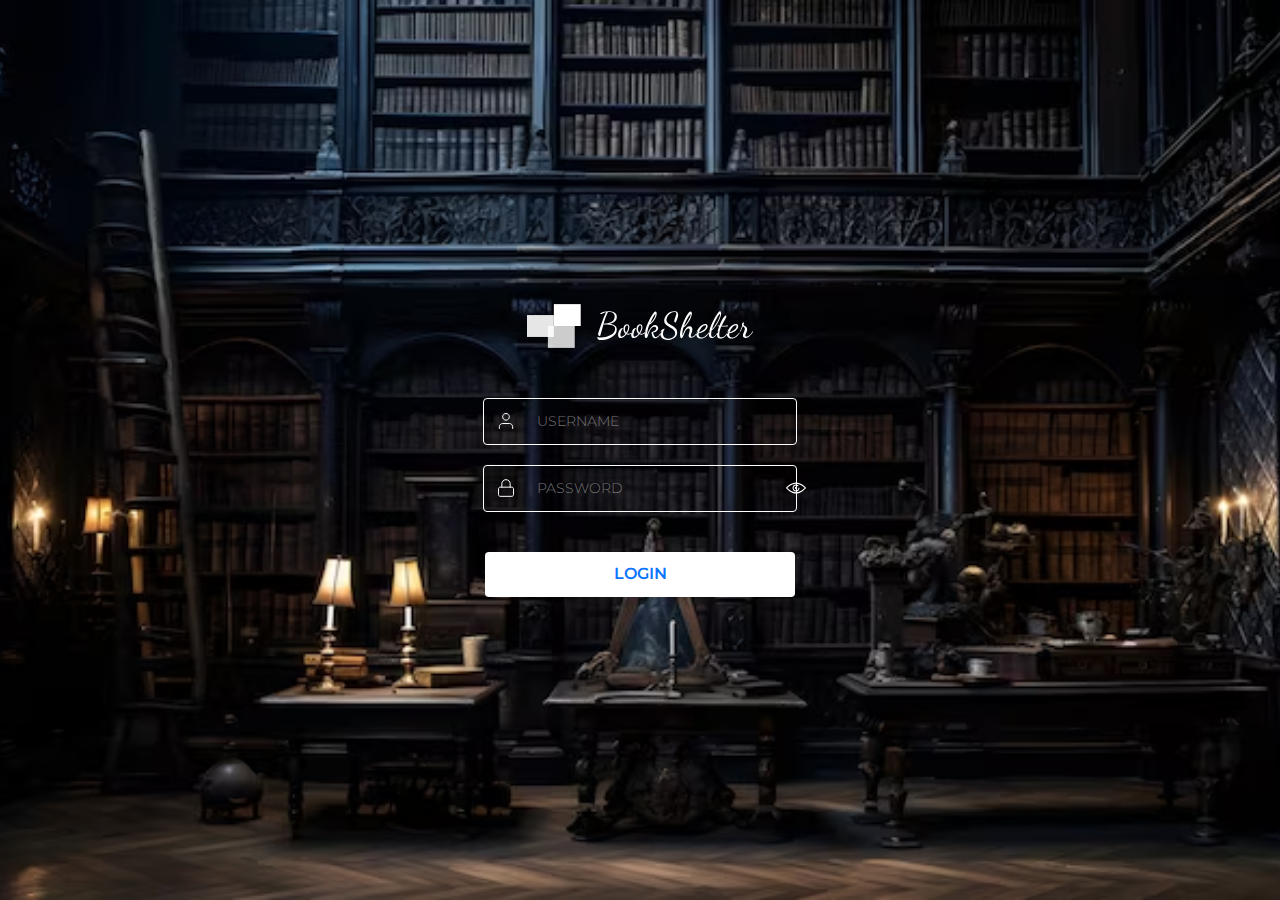
<file: index.html>
<!DOCTYPE html>
<html lang="en">
  <head>
    <meta charset="UTF-8" />
    <meta name="viewport" content="width=device-width, initial-scale=1.0" />
    <link rel="preconnect" href="https://fonts.googleapis.com" />
    <link rel="preconnect" href="https://fonts.gstatic.com" crossorigin />
    <link
      href="https://fonts.googleapis.com/css2?family=Montserrat:ital,wght@0,100..900;1,100..900&display=swap"
      rel="stylesheet"
      />
    <link rel="stylesheet" href="./login/assests/css/main.css" />
    <title>LOGIN</title>
  </head>
  <body>
    <div class="login">
      <img
        class="l_logo"
        src="./login/assests/image/Group 200.svg"
        alt="logo"
        width="226"
        height="44"
      />
      <form id="l_form">
        <label for="l_text">
          <img src="./login/assests/image/user.svg" alt="user" width="20" height="20" />
          <input type="text" placeholder="USERNAME" id="l_text" required/>
        </label>
        <label for="l_password" class="password">
          <img src="./login/assests/image/lock.svg" alt="lock" width="20" height="20" />
          <input type="password" placeholder="PASSWORD" id="l_password" required autocomplete="1" />
          <img class="eye" src="./login/assests/image/eye.svg" alt="lock" width="20" height="20" >
          <img class="eye_slash" src="./login/assests/image/eye-slash.svg" alt="slash" width="20" height="20" style="display: none;">
        </label>
        <button type="submit" id="L_btn">LOGIN</button>
      </form>
    </div>

    <script src="./login.js"></script>
  </body>
</html>
</file>
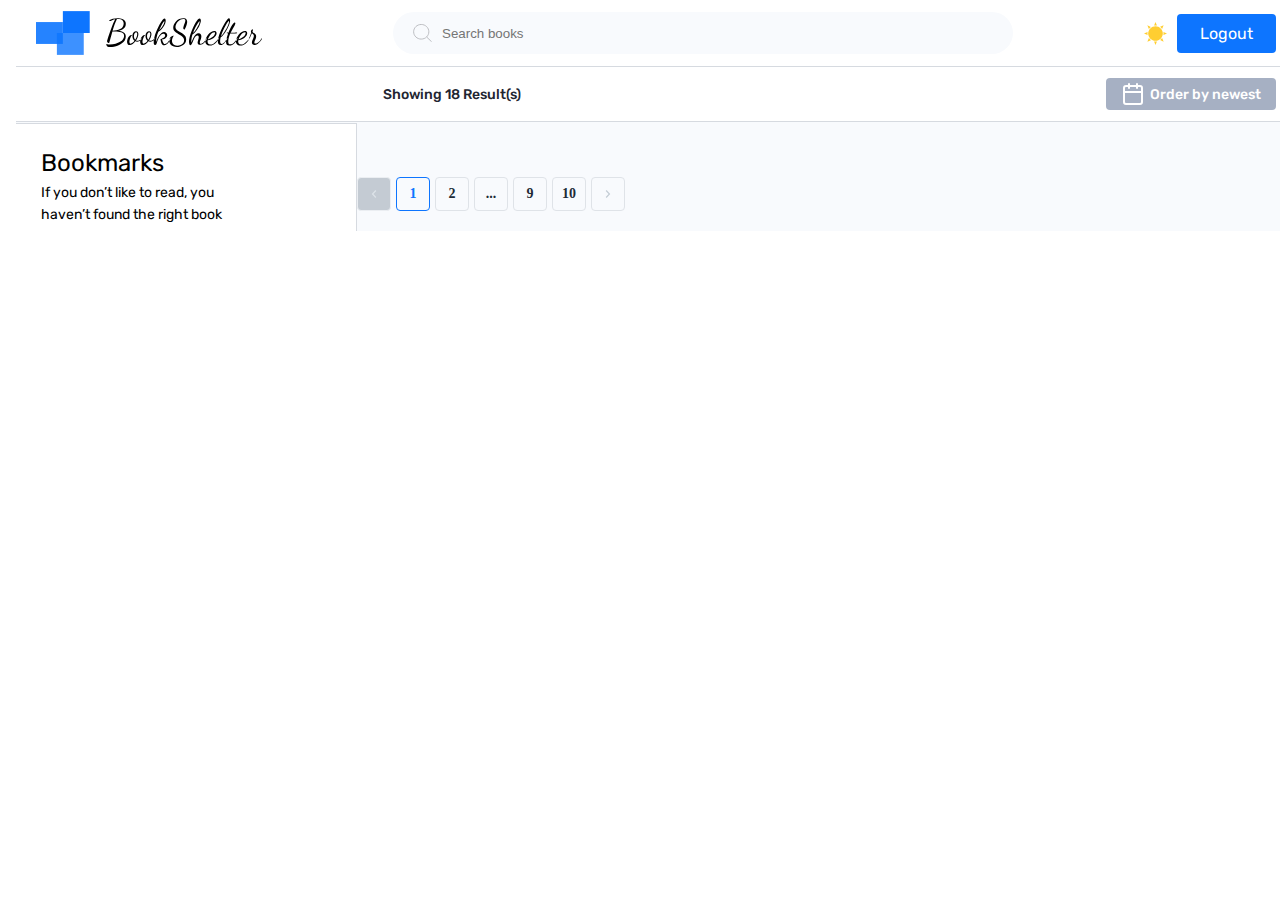
<file: home.html>
<!DOCTYPE html>
<html lang="en">
  <head>
    <meta charset="UTF-8" />
    <meta name="viewport" content="width=device-width, initial-scale=1.0" />
    <link rel="preconnect" href="https://fonts.googleapis.com" />
    <link rel="preconnect" href="https://fonts.gstatic.com" crossorigin />
    <link
      href="https://fonts.googleapis.com/css2?family=Rubik:ital,wght@0,300..900;1,300..900&display=swap"
      rel="stylesheet"
    />
    <link rel="stylesheet" href="./home/assests/css/home.css" />
    <title>HOME</title>
  </head>
  <body>
    <div class="body_dark">
      <div class="container">
        <div class="header">
          <div class="header_top">
            <img
              class="logo"
              src="./home/assests/image/Group 193.svg"
              alt="logol"
              width="226"
              height="44"
            />
            <img class="logo_dark"
              src="./home/assests/image/Group 200.png"
              alt="lo"
              width="226"
              height="44"
            />
            <label for="inInput">
              <img
                src="./home/assests/image/Group.svg"
                alt="l"
                width="19"
                height="18"
              />
              <input type="search" placeholder="Search books" id="inInput" />
            </label>
            <div class="logout">
              <img
                id="dark_mode"
                src="./home/assests/image/dark.png"
                alt="l"
                width="30"
                height="30"
              />
              <img
                class="dark_mode_s"
                src="./home/assests/image/Group (1).svg"
                alt="q"
                width="23"
                height="23"
              />
              <button id="logout">Logout</button>
            </div>
          </div>
          <div class="header_bottom">
            <h1>Showing 18 Result(s)</h1>
            <button id="calendar">
              <img
                src="./home/assests/image/calendar 1.svg"
                alt="ka"
                width="24"
                height="24"
              />Order by newest
            </button>
          </div>
        </div>
        <div class="hero">
          <div class="bookmarks">
            <h1>Bookmarks</h1>
            <p>If you don’t like to read, you</p>
            <p>haven’t found the right book</p>
            <ul class="bookmarks_shop">
              <!-- <li>
                <div class="bookmarks_shop_p">
                  <h3>Python</h3>
                  <p>David M. Beazley</p>
                </div>
                <div>
                  <img class="book_open"
                    src="./home/assests/image/book-open 1.svg"
                    alt="book"
                    width="24"
                    height="24"
                  />
                  <img class="book_delete"
                    src="./home/assests/image/delete 1.svg"
                    alt="del"
                    width="24"
                    height="24"
                  />
                </div>
              </li>
              <li>
                <div>
                  <h3>Java</h3>
                  <p>David M. Beazley</p>
                </div>
                <div>
                  <img class="book_open"
                    src="./home/assests/image/book-open 1.svg"
                    alt="book"
                    width="24"
                    height="24"
                  />
                  <img class="book_delete"
                    src="./home/assests/image/delete 1.svg"
                    alt="del"
                    width="24"
                    height="24"
                  />
                </div>
              </li>
              <li>
                <div>
                  <h3>C++</h3>
                  <p>David M. Beazley</p>
                </div>
                <div>
                  <img class="book_open"
                    src="./home/assests/image/book-open 1.svg"
                    alt="book"
                    width="24"
                    height="24"
                  />
                  <img class="book_delete"
                    src="./home/assests/image/delete 1.svg"
                    alt="del"
                    width="24"
                    height="24"
                  />
                </div>
              </li> -->
            </ul>
          </div>
          <div class="bookShelter">
            <div class="books">
              <!-- <li>
                <div class="books_img">
                  <img
                    src="./home/assests/image/li/Rectangle 356.svg"
                    alt="d"
                    width="201"
                    height="202"
                  />
                </div>
                <div class="books_img_n">
                  <h1>Python</h1>
                  <p>David M. Beazley</p>
                  <p>2009</p>
                </div>
                <div class="books_btn">
                  <div>
                    <button id="books_bookmarks">Bookmark</button>
                    <a href="#"><button id="books_info">More Info</button></a>
                  </div>
                  <button id="books_read">Read</button>
                </div>
              </li>
              <li>
                <div class="books_img">
                  <img
                    src="/home/assests/image/li/Rectangle 356 (1).svg"
                    alt="d"
                    width="201"
                    height="202"
                  />
                </div>
                <div class="books_img_n">
                  <h1>Python</h1>
                  <p>David M. Beazley</p>
                  <p>2009</p>
                </div>
                <div class="books_btn">
                  <div>
                    <button id="books_bookmarks">Bookmark</button>
                    <a href="#"><button id="books_info">More Info</button></a>
                  </div>
                  <button id="books_read">Read</button>
                </div>
              </li>
              <li>
                <div class="books_img">
                  <img
                    src="/home/assests/image/li/Rectangle 356 (2).svg"
                    alt="d"
                    width="201"
                    height="202"
                  />
                </div>
                <div class="books_img_n">
                  <h1>Python</h1>
                  <p>David M. Beazley</p>
                  <p>2009</p>
                </div>
                <div class="books_btn">
                  <div>
                    <button id="books_bookmarks">Bookmark</button>
                    <a href="#"><button id="books_info">More Info</button></a>
                  </div>
                  <button id="books_read">Read</button>
                </div>
              </li>
              <li>
                <div class="books_img">
                  <img
                    src="/home/assests/image/li/Rectangle 356 (3).svg"
                    alt="d"
                    width="201"
                    height="202"
                  />
                </div>
                <div class="books_img_n">
                  <h1>Python</h1>
                  <p>David M. Beazley</p>
                  <p>2009</p>
                </div>
                <div class="books_btn">
                  <div>
                    <button id="books_bookmarks">Bookmark</button>
                    <a href="#"><button id="books_info">More Info</button></a>
                  </div>
                  <button id="books_read">Read</button>
                </div>
              </li>
              <li>
                <div class="books_img">
                  <img
                    src="/home/assests/image/li/Rectangle 356 (4).svg"
                    alt="d"
                    width="201"
                    height="202"
                  />
                </div>
                <div class="books_img_n">
                  <h1>Python</h1>
                  <p>David M. Beazley</p>
                  <p>2009</p>
                </div>
                <div class="books_btn">
                  <div>
                    <button id="books_bookmarks">Bookmark</button>
                    <a href="#"><button id="books_info">More Info</button></a>
                  </div>
                  <button id="books_read">Read</button>
                </div>
              </li>
              <li>
                <div class="books_img">
                  <img
                    src="/home/assests/image/li/Rectangle 356 (5).svg"
                    alt="d"
                    width="201"
                    height="202"
                  />
                </div>
                <div class="books_img_n">
                  <h1>Python</h1>
                  <p>David M. Beazley</p>
                  <p>2009</p>
                </div>
                <div class="books_btn">
                  <div>
                    <button id="books_bookmarks">Bookmark</button>
                    <a href="#"><button id="books_info">More Info</button></a>
                  </div>
                  <button id="books_read">Read</button>
                </div>
              </li> -->
            </div>
            <div class="page">
              <li class="left_arrov">
                <img
                  src="./home/assests/image/Vector.svg"
                  alt="v"
                  width="12"
                  height="7.4"
                />
              </li>
              <li class="default_page">1</li>
              <li>2</li>
              <li>...</li>
              <li>9</li>
              <li>10</li>
              <li>
                <img
                  src="./home/assests/image/Vector (1).svg"
                  alt="v"
                  width="12"
                  height="7.4"
                />
              </li>
            </div>
          </div>
        </div>
        <div class="searchbar" style="display: none;">
        </div>
      </div>
      <div class="container2" style="display: none">
        <div class="info_blur"></div>
        <div class="information">
          <div class="info_header">
            <h1>Python</h1>
            <img
              id="info_delete"
              src="./home/assests/image/xxx.png"
              alt="q"
              width="14"
              height="14"
            />
          </div>
          <div class="info_hero">
            <img
              class="book_info"
              src="./home/assests/image/li/Rectangle 356.svg"
              alt="w"
              width="228"
              height="299"
            />
            <div class="info_hero_p">
              <p>
                Culpa nulla pariatur cupidatat nisi incididunt ea do ipsum.
                Incididunt quis mollit elit commodo cillum eiusmod reprehenderit
                labore irure. Cillum et incididunt et nostrud exercitation quis
                aute laboris non ut adipisicing. Laboris ad minim aute nulla
                proident deserunt velit anim sunt aliquip ut sit. Exercitation
                aliquip ullamco officia non aliqua. Sint deserunt aliquip veniam
                id eiusmod sit consectetur mollit ea aliqua officia consequat.
                Magna non mollit nisi est commodo voluptate aute id. Deserunt
                nostrud id do in nisi mollit deserunt non. Pariatur fugiat cillum
                irure elit sint nisi ad ipsum culpa deserunt cupidatat esse
                consequat laboris. Id aliquip non consectetur esse proident duis
                Lorem.
              </p>
            </div>
          </div>
          <ul class="info_information">
            <li>
              <h1>Author :</h1>
              <div class="author_name"><a href="#">SARDORBEK</a></div>
            </li>
            <li>
              <h1>Published :</h1>
              <div class="published"><a href="#">2019</a></div>
            </li>
            <li>
              <h1>Published :</h1>
              <div><a href="#">Hollman</a></div>
            </li>
            <li>
              <h1>Categories :</h1>
              <div><a href="#">Computers</a></div>
            </li>
            <li>
              <h1>Pages Count :</h1>
              <div><a href="#">346</a></div>
            </li>
          </ul>
        </div>
      </div>
    </div>
    <script src="./home.js"></script>
  </body>
</html>
</file>
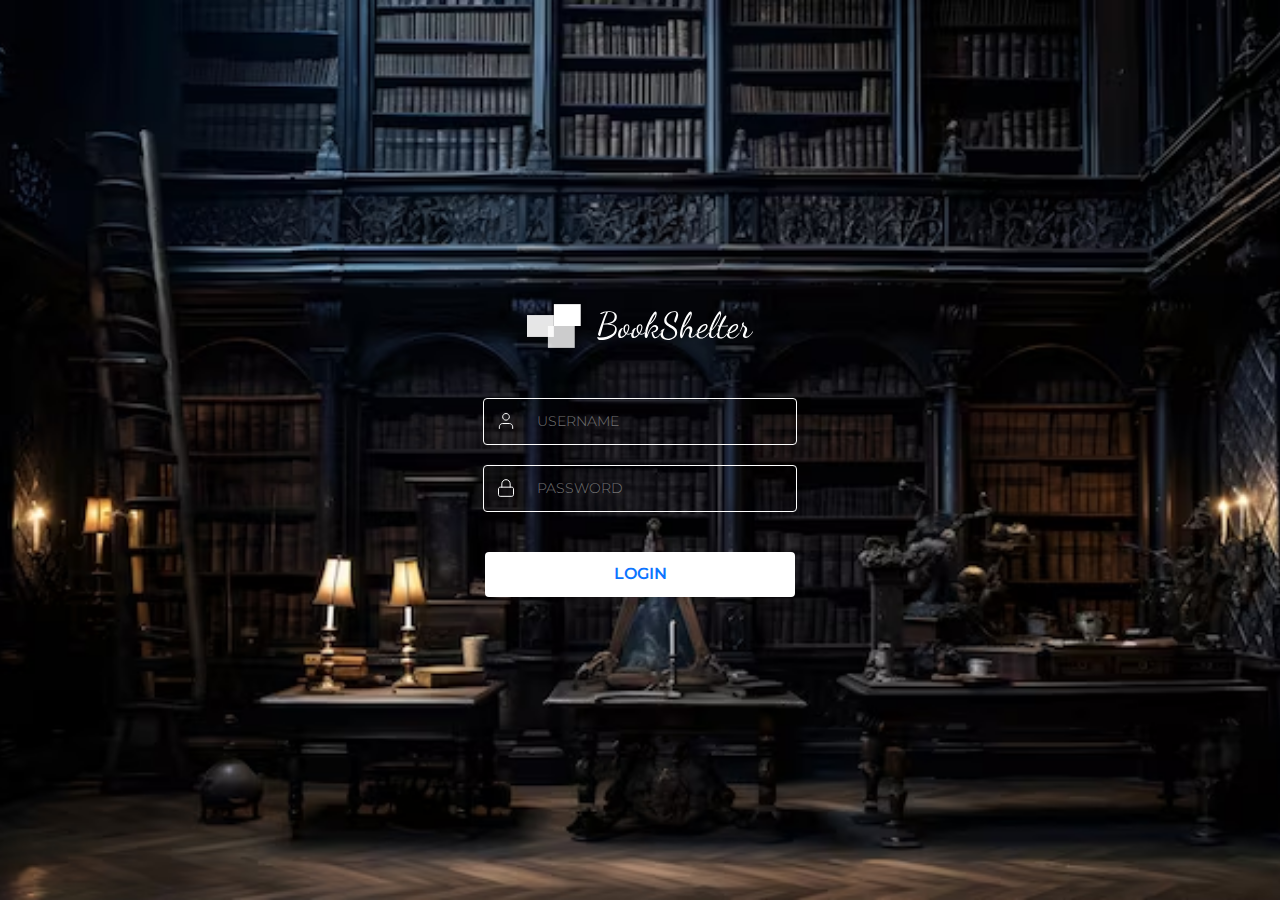
<file: login.html>
<!DOCTYPE html>
<html lang="en">
  <head>
    <meta charset="UTF-8" />
    <meta name="viewport" content="width=device-width, initial-scale=1.0" />
    <link rel="preconnect" href="https://fonts.googleapis.com" />
    <link rel="preconnect" href="https://fonts.gstatic.com" crossorigin />
    <link
      href="https://fonts.googleapis.com/css2?family=Montserrat:ital,wght@0,100..900;1,100..900&display=swap"
      rel="stylesheet"
      />
    <link rel="stylesheet" href="./login/assests/css/main.css" />
    <title>LOGIN</title>
  </head>
  <body>
    <div class="login">
      <img
        class="l_logo"
        src="./login/assests/image/Group 200.svg"
        alt="logo"
        width="226"
        height="44"
      />
      <form id="l_form">
        <label for="l_text">
          <img src="./login/assests/image/user.svg" alt="user" width="20" height="20" />
          <input type="text" placeholder="USERNAME" id="l_text" required/>
        </label>
        <label for="l_password">
          <img src="./login/assests/image/lock.svg" alt="lock" width="20" height="20" />
          <input type="password" placeholder="PASSWORD" id="l_password" required autocomplete="1" />
        </label>
        <button type="submit" id="L_btn">LOGIN</button>
      </form>
    </div>

    <script src="./login.js"></script>
  </body>
</html>
</file>
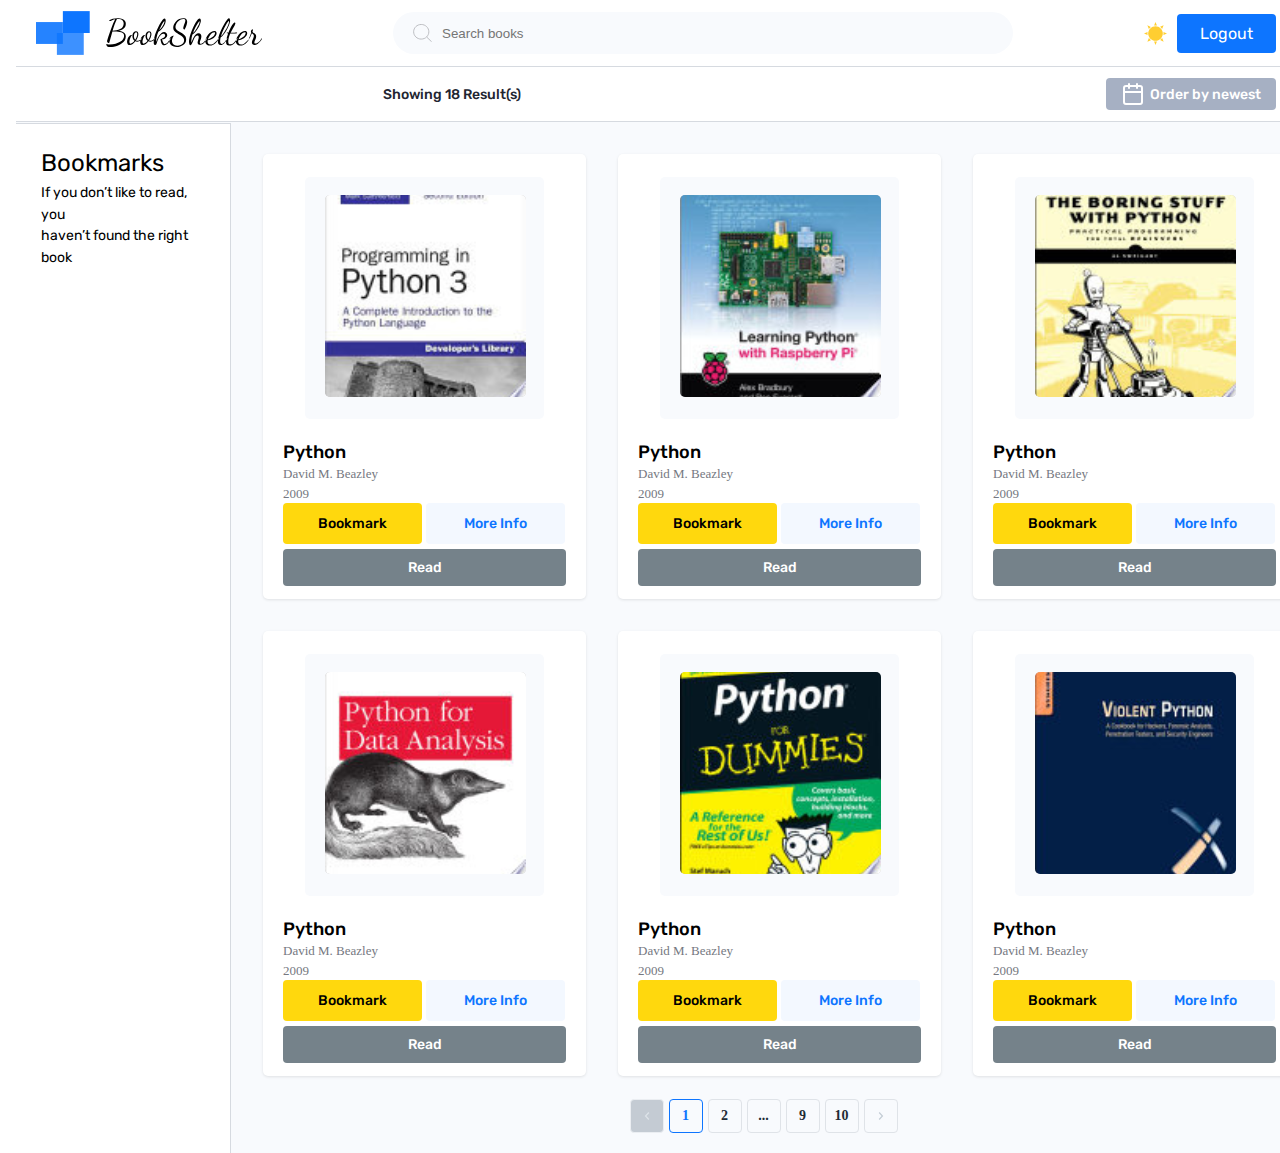
<file: phome.html>
<!DOCTYPE html>
<html lang="en">
  <head>
    <meta charset="UTF-8" />
    <meta name="viewport" content="width=device-width, initial-scale=1.0" />
    <link rel="preconnect" href="https://fonts.googleapis.com" />
    <link rel="preconnect" href="https://fonts.gstatic.com" crossorigin />
    <link
      href="https://fonts.googleapis.com/css2?family=Rubik:ital,wght@0,300..900;1,300..900&display=swap"
      rel="stylesheet"
    />
    <link rel="stylesheet" href="./home/assests/css/home.css" />
    <title>HOME</title>
  </head>
  <body>
    <div class="container">
      <div class="header">
        <div class="header_top">
          <img
            class="logo"
            src="./home/assests/image/Group 193.svg"
            alt="logol"
            width="226"
            height="44"
          />
          <img class="logo_dark"
            src="./home/assests/image/Group 200.png"
            alt="lo"
            width="226"
            height="44"
          />
          <label for="inInput">
            <img
              src="./home/assests/image/Group.svg"
              alt="l"
              width="19"
              height="18"
            />
            <input type="search" placeholder="Search books" id="inInput" />
          </label>
          <div class="logout">
            <img
              id="dark_mode"
              src="./home/assests/image/dark.png"
              alt="l"
              width="30"
              height="30"
            />
            <img
              class="dark_mode_s"
              src="./home/assests/image/Group (1).svg"
              alt="q"
              width="23"
              height="23"
            />
            <button id="logout">Logout</button>
          </div>
        </div>
        <div class="header_bottom">
          <h1>Showing 18 Result(s)</h1>
          <button id="calendar">
            <img
              src="./home/assests/image/calendar 1.svg"
              alt="ka"
              width="24"
              height="24"
            />Order by newest
          </button>
        </div>
      </div>
      <div class="hero">
        <div class="bookmarks">
          <h1>Bookmarks</h1>
          <p>If you don’t like to read, you</p>
          <p>haven’t found the right book</p>
          <ul class="bookmarks_shop">
            <!-- <li>
              <div class="bookmarks_shop_p">
                <h3>Python</h3>
                <p>David M. Beazley</p>
              </div>
              <div>
                <img class="book_open"
                  src="./home/assests/image/book-open 1.svg"
                  alt="book"
                  width="24"
                  height="24"
                />
                <img class="book_delete"
                  src="./home/assests/image/delete 1.svg"
                  alt="del"
                  width="24"
                  height="24"
                />
              </div>
            </li>
            <li>
              <div>
                <h3>Java</h3>
                <p>David M. Beazley</p>
              </div>
              <div>
                <img class="book_open"
                  src="./home/assests/image/book-open 1.svg"
                  alt="book"
                  width="24"
                  height="24"
                />
                <img class="book_delete"
                  src="./home/assests/image/delete 1.svg"
                  alt="del"
                  width="24"
                  height="24"
                />
              </div>
            </li>
            <li>
              <div>
                <h3>C++</h3>
                <p>David M. Beazley</p>
              </div>
              <div>
                <img class="book_open"
                  src="./home/assests/image/book-open 1.svg"
                  alt="book"
                  width="24"
                  height="24"
                />
                <img class="book_delete"
                  src="./home/assests/image/delete 1.svg"
                  alt="del"
                  width="24"
                  height="24"
                />
              </div>
            </li> -->
          </ul>
        </div>
        <div class="bookShelter">
          <div class="books">
            <li>
              <div class="books_img">
                <img
                  src="./home/assests/image/li/Rectangle 356.svg"
                  alt="d"
                  width="201"
                  height="202"
                />
              </div>
              <div class="books_img_n">
                <h1>Python</h1>
                <p>David M. Beazley</p>
                <p>2009</p>
              </div>
              <div class="books_btn">
                <div>
                  <button id="books_bookmarks">Bookmark</button>
                  <button id="books_info">More Info</button>
                </div>
                <button id="books_read">Read</button>
              </div>
            </li>
            <li>
              <div class="books_img">
                <img
                  src="/home/assests/image/li/Rectangle 356 (1).svg"
                  alt="d"
                  width="201"
                  height="202"
                />
              </div>
              <div class="books_img_n">
                <h1>Python</h1>
                <p>David M. Beazley</p>
                <p>2009</p>
              </div>
              <div class="books_btn">
                <div>
                  <button id="books_bookmarks">Bookmark</button>
                  <button id="books_info">More Info</button>
                </div>
                <button id="books_read">Read</button>
              </div>
            </li>
            <li>
              <div class="books_img">
                <img
                  src="/home/assests/image/li/Rectangle 356 (2).svg"
                  alt="d"
                  width="201"
                  height="202"
                />
              </div>
              <div class="books_img_n">
                <h1>Python</h1>
                <p>David M. Beazley</p>
                <p>2009</p>
              </div>
              <div class="books_btn">
                <div>
                  <button id="books_bookmarks">Bookmark</button>
                  <button id="books_info">More Info</button>
                </div>
                <button id="books_read">Read</button>
              </div>
            </li>
            <li>
              <div class="books_img">
                <img
                  src="/home/assests/image/li/Rectangle 356 (3).svg"
                  alt="d"
                  width="201"
                  height="202"
                />
              </div>
              <div class="books_img_n">
                <h1>Python</h1>
                <p>David M. Beazley</p>
                <p>2009</p>
              </div>
              <div class="books_btn">
                <div>
                  <button id="books_bookmarks">Bookmark</button>
                  <button id="books_info">More Info</button>
                </div>
                <button id="books_read">Read</button>
              </div>
            </li>
            <li>
              <div class="books_img">
                <img
                  src="/home/assests/image/li/Rectangle 356 (4).svg"
                  alt="d"
                  width="201"
                  height="202"
                />
              </div>
              <div class="books_img_n">
                <h1>Python</h1>
                <p>David M. Beazley</p>
                <p>2009</p>
              </div>
              <div class="books_btn">
                <div>
                  <button id="books_bookmarks">Bookmark</button>
                  <button id="books_info">More Info</button>
                </div>
                <button id="books_read">Read</button>
              </div>
            </li>
            <li>
              <div class="books_img">
                <img
                  src="/home/assests/image/li/Rectangle 356 (5).svg"
                  alt="d"
                  width="201"
                  height="202"
                />
              </div>
              <div class="books_img_n">
                <h1>Python</h1>
                <p>David M. Beazley</p>
                <p>2009</p>
              </div>
              <div class="books_btn">
                <div>
                  <button id="books_bookmarks">Bookmark</button>
                  <button id="books_info">More Info</button>
                </div>
                <button id="books_read">Read</button>
              </div>
            </li>
          </div>
          <div class="page">
            <li class="left_arrov">
              <img
                src="./home/assests/image/Vector.svg"
                alt="v"
                width="12"
                height="7.4"
              />
            </li>
            <li class="default_page">1</li>
            <li>2</li>
            <li>...</li>
            <li>9</li>
            <li>10</li>
            <li>
              <img
                src="./home/assests/image/Vector (1).svg"
                alt="v"
                width="12"
                height="7.4"
              />
            </li>
          </div>
        </div>
      </div>
    </div>
    <div class="container2" style="display: none">
      <div class="info_blur"></div>
      <div class="information">
        <div class="info_header">
          <h1>Python</h1>
          <img
            id="info_delete"
            src="./home/assests/image/xxx.png"
            alt="q"
            width="14"
            height="14"
          />
        </div>
        <div class="info_hero">
          <img
            class="book_info"
            src="./home/assests/image/li/Rectangle 356.svg"
            alt="w"
            width="228"
            height="299"
          />
          <div class="info_hero_p">
            <p>
              Culpa nulla pariatur cupidatat nisi incididunt ea do ipsum.
              Incididunt quis mollit elit commodo cillum eiusmod reprehenderit
              labore irure. Cillum et incididunt et nostrud exercitation quis
              aute laboris non ut adipisicing. Laboris ad minim aute nulla
              proident deserunt velit anim sunt aliquip ut sit. Exercitation
              aliquip ullamco officia non aliqua. Sint deserunt aliquip veniam
              id eiusmod sit consectetur mollit ea aliqua officia consequat.
              Magna non mollit nisi est commodo voluptate aute id. Deserunt
              nostrud id do in nisi mollit deserunt non. Pariatur fugiat cillum
              irure elit sint nisi ad ipsum culpa deserunt cupidatat esse
              consequat laboris. Id aliquip non consectetur esse proident duis
              Lorem.
            </p>
          </div>
        </div>
        <ul class="info_information">
          <li>
            <h1>Author :</h1>
            <div class="author_name"><a href="#">SARDORBEK</a></div>
          </li>
          <li>
            <h1>Published :</h1>
            <div><a href="#">2019</a></div>
          </li>
          <li>
            <h1>Published :</h1>
            <div><a href="#">Hollman</a></div>
          </li>
          <li>
            <h1>Categories :</h1>
            <div><a href="#">Computers</a></div>
          </li>
          <li>
            <h1>Pages Count :</h1>
            <div><a href="#">346</a></div>
          </li>
        </ul>
      </div>
    </div>
    <script src="./home.js"></script>
  </body>
</html>
</file>
<file: login/assests/css/main.css>
body {
  margin: 0;
  padding: 0;
}

.login {
  display: flex;
  flex-direction: column;
  align-items: center;
  justify-content: center;
  height: 100vh;
  margin: 0;
  background-image: url("../image/dark.avif");
  background-repeat: no-repeat;
  background-position: center;
  background-size: cover;
  text-align: center;
}
.login .l_logo {
  margin-bottom: 50px;
}
.login form {
  display: flex;
  flex-direction: column;
  align-items: center;
  justify-content: center;
  gap: 20px;
}
.login form label {
  width: 300px;
  height: 45px;
  border: 1px solid rgb(255, 255, 255);
  border-radius: 4px;
  display: flex;
  align-items: center;
  justify-content: start;
  gap: 19px;
  padding-left: 12px;
  cursor: text;
}
.login form label input {
  font-family: Montserrat;
  font-size: 14px;
  font-weight: 300;
  line-height: 20px;
  color: rgb(255, 255, 255);
  border: none;
  outline: none;
  background: none;
}
.login form label:hover {
  border: 1px solid rgb(8, 25, 215);
}

.login button {
  width: 310px;
  height: 45px;
  border-radius: 4px;
  background: rgb(255, 255, 255);
  border: none;
  color: rgb(13, 117, 255);
  font-family: Montserrat;
  font-size: 16px;
  font-weight: 600;
  line-height: 20px;
  margin-top: 20px;
}

.login button:hover {
  background-color: #26088b;
  color: #fff;
  -webkit-box-reflect: below 1px linear-gradient(transparent, rgba(189, 38, 50, 0.333));
  box-shadow: 0 0 5px #0367f4, 0 0 15px #0367f4, 0 0 25px #0367f4, 0 0 100px #0367f4;
  cursor: pointer;
}

.eye_slash {
  margin-left: 30px;
  cursor: pointer;
}

.eye {
  margin-left: 30px;
  cursor: pointer;
}/*# sourceMappingURL=main.css.map */
</file>
<file: home/assests/css/home.css>
* {
  margin: 0;
  padding: 0;
}

li {
  list-style: none;
}

a {
  text-decoration: none;
}

.container {
  width: 100%;
  max-width: 1460px;
  margin: 0 auto;
  padding: 0 16px;
}

.header .header_top {
  display: flex;
  justify-content: space-between;
  align-items: center;
  padding: 11px 20px;
}
.header .logo_dark {
  display: none;
}
.header .header_top label {
  width: 50%;
  padding-top: 12px;
  padding-bottom: 12px;
  box-sizing: border-box;
  border-radius: 30px;
  background: rgb(248, 250, 253);
  display: flex;
  align-items: center;
  padding-left: 20px;
  gap: 10px;
}
.header .header_top label:hover {
  cursor: text;
  border: 1px solid blue;
}
.header #inInput {
  width: 93%;
  border: none;
  outline: none;
  background: none;
}
.header #dark_mode {
  display: none;
}
.header .logout {
  display: flex;
  align-items: center;
  gap: 10px;
}
.header .logout img:hover {
  cursor: pointer;
  transform: scale(1.1);
}
.header #logout {
  padding: 10px 23px;
  border-radius: 4px;
  background: rgb(13, 117, 255);
  border-radius: 4px;
  color: rgb(255, 255, 255);
  font-family: Rubik;
  font-size: 16px;
  font-weight: 400;
  line-height: 19px;
  border: none;
}
.header #logout:hover {
  cursor: pointer;
  background-color: rgb(2, 29, 78);
  background: linear-gradient(270deg, rgba(2, 29, 78, 0.681) 0%, rgba(31, 215, 232, 0.873) 60%);
  color: rgb(4, 4, 38);
}
.header .header_bottom {
  display: flex;
  justify-content: space-between;
  align-items: center;
  padding: 11px 20px;
  border-top: 1px solid rgb(214, 218, 224);
  border-bottom: 1px solid rgb(214, 218, 224);
}
.header .header_bottom h1 {
  margin-left: 28%;
  color: rgb(34, 37, 49);
  font-family: Rubik;
  font-size: 14px;
  font-weight: 500;
  line-height: 17px;
}
.header #calendar {
  display: flex;
  align-items: center;
  gap: 5px;
  padding: 4px 15px;
  color: rgb(255, 255, 255);
  font-family: Rubik;
  font-size: 14px;
  font-weight: 500;
  line-height: 17px;
  border-radius: 4px;
  background: rgb(166, 176, 195);
  border: none;
}
.header #calendar:hover {
  cursor: pointer;
  background-color: rgb(6, 54, 143);
  background: linear-gradient(270deg, rgba(2, 78, 18, 0.681) 0%, rgba(171, 157, 9, 0.873) 60%);
  color: rgb(4, 4, 38);
}

.hero {
  display: flex;
  background: rgb(248, 250, 253);
}
.hero .bookmarks {
  background: #fff;
  margin-top: 1px;
  padding-top: 25px;
  padding-left: 25px;
  padding-right: 25px;
  border-top: 1px solid rgb(214, 218, 224);
  border-right: 1px solid rgb(214, 218, 224);
  width: 290px;
}
.hero .bookmarks h1 {
  color: rgb(0, 0, 0);
  font-family: Rubik;
  font-size: 24px;
  font-weight: 400;
  line-height: 28px;
  padding-bottom: 5px;
}
.hero .bookmarks p {
  color: rgb(0, 0, 0);
  font-family: Rubik;
  font-size: 14px;
  font-weight: 400;
  line-height: 155.6%;
}
.hero .bookmarks_shop li {
  border-radius: 4px;
  display: flex;
  align-items: center;
  justify-content: space-between;
  padding: 15px 10px;
  background: rgb(248, 250, 253);
  margin-top: 15px;
}
.hero .bookmarks_shop li div h3 {
  color: rgb(0, 0, 0);
  font-family: Rubik;
  font-size: 16px;
  font-weight: 400;
  line-height: 19px;
}
.hero .bookmarks_shop li div p {
  color: rgb(117, 120, 129);
  font-family: Noto Sans;
  font-size: 13px;
  font-weight: 500;
  line-height: 18px;
  margin-top: 5px;
}
.hero .book_open {
  cursor: pointer;
}
.hero .open_delete {
  display: flex;
  gap: 5px;
  cursor: pointer;
}
.hero .books {
  display: grid;
  grid-template-columns: repeat(3, 1fr);
  grid-gap: 32px;
  margin-top: 32px;
  margin-left: 32px;
  margin-bottom: 23px;
}
.hero .books li {
  box-sizing: border-box;
  border-radius: 5px;
  box-shadow: 0px 1px 3px 0px rgba(0, 0, 0, 0.1);
  background: rgb(255, 255, 255);
}
.hero .books li:hover {
  transform: scale(1.05);
  transition: all 0.5s ease;
}
.hero .books_img {
  margin: 23px 42px;
  padding: 18px 18px 18px 20px;
  border-radius: 5px;
  background: rgb(248, 250, 253);
}
.hero .books_img_n {
  margin-left: 20px;
}
.hero .books_img_n h1 {
  color: rgb(0, 0, 0);
  font-family: Rubik;
  font-size: 18px;
  font-weight: 500;
  line-height: 21px;
}
.hero .books_img_n p {
  color: rgb(117, 120, 129);
  font-family: Noto Sans;
  font-size: 13px;
  font-weight: 500;
  line-height: 18px;
  margin-top: 2px;
}
.hero .books_btn {
  display: flex;
  flex-direction: column;
  margin-left: 20px;
  margin-right: 20px;
}
.hero .books_btn div:hover {
  cursor: default;
}
.hero #books_bookmarks {
  padding: 12px 35px;
  color: rgb(0, 0, 0);
  font-family: Rubik;
  font-size: 14px;
  font-weight: 500;
  line-height: 17px;
  border-radius: 4px;
  background: rgb(255, 216, 13);
  border: none;
}
.hero #books_bookmarks:hover {
  cursor: pointer;
  background: linear-gradient(270deg, rgba(132, 132, 6, 0.681) 0%, rgba(218, 237, 47, 0.873) 60%);
}
.hero #books_info {
  border-radius: 4px;
  padding: 12px 38px;
  background: rgba(13, 117, 255, 0.05);
  color: rgb(13, 117, 255);
  font-family: Rubik;
  font-size: 14px;
  font-weight: 500;
  line-height: 17px;
  border: none;
}
.hero #books_info:hover {
  cursor: pointer;
  background: linear-gradient(270deg, rgba(2, 29, 78, 0.681) 0%, rgba(31, 215, 232, 0.873) 60%);
  color: rgb(4, 4, 38);
}
.hero #books_read {
  margin-top: 5px;
  padding-top: 10px;
  padding-bottom: 10px;
  border-radius: 4px;
  background: rgb(117, 130, 138);
  color: rgb(255, 255, 255);
  font-family: Rubik;
  font-size: 14px;
  font-weight: 500;
  line-height: 17px;
  border: none;
  margin-bottom: 13px;
}
.hero #books_read:hover {
  cursor: pointer;
  background: linear-gradient(270deg, rgba(1, 18, 49, 0.681) 0%, rgba(22, 57, 164, 0.873) 60%);
}
.hero .page {
  display: flex;
  justify-content: center;
  align-items: center;
  gap: 5px;
  margin-bottom: 20px;
}
.hero .default_page {
  border: 1px solid rgb(13, 117, 255) !important;
  color: rgb(13, 117, 255) !important;
}
.hero .page li {
  display: flex;
  align-items: center;
  justify-content: center;
  width: 32px;
  height: 32px;
  border: 1px solid rgb(223, 227, 232);
  border-radius: 4px;
  color: rgb(33, 43, 54);
  font-size: 14px;
  font-weight: 700;
  line-height: 20px;
}
.hero .left_arrov {
  background: rgb(145, 158, 171);
  opacity: 0.5;
}

.container2 {
  width: 100%;
  max-width: 1460px;
  margin: 0 auto;
  display: flex;
  justify-content: space-between;
  margin-top: 30px;
  position: relative;
  top: -1182px;
  background-color: rgba(0, 0, 0, 0.5);
}
.container2 .information {
  display: flex;
  flex-direction: column;
  width: 550px;
  background-color: #fff;
  padding-bottom: 226px;
}
.container2 .information .info_header {
  display: flex;
  justify-content: space-between;
  align-items: center;
  padding: 22px 33px;
  background: rgb(248, 250, 253);
}
.container2 .information .info_header h1 {
  color: rgb(34, 37, 49);
  font-family: Rubik;
  font-size: 24px;
  font-weight: 500;
  line-height: 28px;
}
.container2 .information .info_header img {
  cursor: pointer;
}
.container2 .information .info_hero {
  display: flex;
  flex-direction: column;
  justify-content: center;
  align-items: center;
  padding: 10px 40px;
}
.container2 .information .info_hero p {
  color: rgb(88, 102, 126);
  font-family: Rubik;
  font-size: 13px;
  font-weight: 400;
  line-height: 170.3%;
}
.container2 .information .info_information {
  display: flex;
  flex-direction: column;
  margin-top: 60px;
  padding: 10px 40px;
}
.container2 .information .info_information li {
  display: flex;
  align-items: center;
  margin-top: 10px;
}
.container2 .information .info_information li h1 {
  color: rgb(34, 37, 49);
  font-family: Rubik;
  font-size: 14px;
  font-weight: 400;
  line-height: 17px;
  margin-right: 10px;
}
.container2 .information .info_information li div {
  padding: 8px 30px;
  border-radius: 30px;
  background: rgba(13, 117, 255, 0.09);
  margin-right: 10px;
}
.container2 .information .info_information li div a {
  color: rgb(13, 117, 255);
  font-family: Rubik;
  font-size: 14px;
  font-weight: 400;
  line-height: 17px;
}

.searchbar {
  display: block;
  border-radius: 6px;
  width: 1054px;
  height: 923px;
  background-color: white;
  position: relative;
  top: -999px;
  left: 373px;
}
.searchbar .books {
  display: grid;
  grid-template-columns: repeat(3, 1fr);
  grid-gap: 32px;
  padding-top: 32px;
  margin-left: 32px;
  margin-bottom: 23px;
}
.searchbar .books li {
  box-sizing: border-box;
  border-radius: 5px;
  box-shadow: 0px 1px 3px 0px rgba(0, 0, 0, 0.1);
  background: rgb(255, 255, 255);
}
.searchbar .books li:hover {
  transform: scale(1.05);
  transition: all 0.5s ease;
}
.searchbar .books_img {
  margin: 23px 42px;
  padding: 18px 18px 18px 20px;
  border-radius: 5px;
  background: rgb(248, 250, 253);
}
.searchbar .books_img_n {
  margin-left: 20px;
}
.searchbar .books_img_n h1 {
  color: rgb(0, 0, 0);
  font-family: Rubik;
  font-size: 18px;
  font-weight: 500;
  line-height: 21px;
}
.searchbar .books_img_n p {
  color: rgb(117, 120, 129);
  font-family: Noto Sans;
  font-size: 13px;
  font-weight: 500;
  line-height: 18px;
  margin-top: 2px;
}
.searchbar .books_btn {
  display: flex;
  flex-direction: column;
  margin-left: 20px;
  margin-right: 20px;
}
.searchbar .books_btn div {
  display: flex;
  gap: 5px;
}
.searchbar .books_btn div:hover {
  cursor: default;
}
.searchbar #books_bookmarks {
  padding: 12px 32px;
  color: rgb(0, 0, 0);
  font-family: Rubik;
  font-size: 14px;
  font-weight: 500;
  line-height: 17px;
  border-radius: 4px;
  background: rgb(255, 216, 13);
  border: none;
}
.searchbar #books_bookmarks:hover {
  cursor: pointer;
  background: linear-gradient(270deg, rgba(132, 132, 6, 0.681) 0%, rgba(218, 237, 47, 0.873) 60%);
}
.searchbar #books_info {
  border-radius: 4px;
  padding: 12px 38px;
  background: rgba(13, 117, 255, 0.05);
  color: rgb(13, 117, 255);
  font-family: Rubik;
  font-size: 14px;
  font-weight: 500;
  line-height: 17px;
  border: none;
}
.searchbar #books_info:hover {
  cursor: pointer;
  background: linear-gradient(270deg, rgba(2, 29, 78, 0.681) 0%, rgba(31, 215, 232, 0.873) 60%);
  color: rgb(4, 4, 38);
}
.searchbar #books_read {
  margin-top: 5px;
  padding-top: 10px;
  padding-bottom: 10px;
  border-radius: 4px;
  background: rgb(117, 130, 138);
  color: rgb(255, 255, 255);
  font-family: Rubik;
  font-size: 14px;
  font-weight: 500;
  line-height: 17px;
  border: none;
  margin-bottom: 13px;
}
.searchbar #books_read:hover {
  cursor: pointer;
  background: linear-gradient(270deg, rgba(1, 18, 49, 0.681) 0%, rgba(22, 57, 164, 0.873) 60%);
}

.header_dark .header_top {
  display: flex;
  justify-content: space-between;
  align-items: center;
  padding: 11px 20px;
  background-color: black;
}
.header_dark .logo {
  display: none;
}
.header_dark .header_top label {
  width: 50%;
  padding-top: 12px;
  padding-bottom: 12px;
  box-sizing: border-box;
  border-radius: 30px;
  background: rgb(40, 47, 58);
  display: flex;
  align-items: center;
  padding-left: 20px;
  gap: 10px;
}
.header_dark .header_top label:hover {
  cursor: text;
  border: 1px solid blue;
}
.header_dark #inInput {
  width: 93%;
  border: none;
  outline: none;
  background: none;
  color: #fff;
}
.header_dark .dark_mode_s {
  display: none;
}
.header_dark .logout {
  display: flex;
  align-items: center;
  gap: 10px;
}
.header_dark .logout img:hover {
  cursor: pointer;
  transform: scale(1.1);
}
.header_dark #logout {
  padding: 10px 23px;
  border-radius: 4px;
  background: rgb(13, 117, 255);
  border-radius: 4px;
  color: rgb(255, 255, 255);
  font-family: Rubik;
  font-size: 16px;
  font-weight: 400;
  line-height: 19px;
  border: none;
}
.header_dark #logout:hover {
  cursor: pointer;
  background-color: rgb(2, 29, 78);
  background: linear-gradient(270deg, rgba(2, 29, 78, 0.681) 0%, rgba(31, 215, 232, 0.873) 60%);
  color: rgb(4, 4, 38);
}
.header_dark .header_bottom {
  display: flex;
  justify-content: space-between;
  align-items: center;
  padding: 11px 20px;
  border-top: 1px solid rgb(54, 60, 70);
  border-bottom: 1px solid rgb(54, 60, 70);
  background-color: black;
}
.header_dark .header_bottom h1 {
  margin-left: 28%;
  color: #fff;
  font-family: Rubik;
  font-size: 14px;
  font-weight: 500;
  line-height: 17px;
}
.header_dark #calendar {
  display: flex;
  align-items: center;
  gap: 5px;
  padding: 4px 15px;
  color: rgb(255, 255, 255);
  font-family: Rubik;
  font-size: 14px;
  font-weight: 500;
  line-height: 17px;
  border-radius: 4px;
  background: rgb(166, 176, 195);
  border: none;
}
.header_dark #calendar:hover {
  cursor: pointer;
  background-color: rgb(6, 54, 143);
  background: linear-gradient(270deg, rgba(2, 78, 18, 0.681) 0%, rgba(171, 157, 9, 0.873) 60%);
  color: rgb(4, 4, 38);
}

.hero_dark {
  display: flex;
  background: black;
}
.hero_dark .bookmarks {
  background: black;
  margin-top: 1px;
  padding-top: 25px;
  padding-left: 25px;
  padding-right: 25px;
  border-top: 1px solid rgb(54, 60, 70);
  border-right: 1px solid rgb(54, 60, 70);
  width: 290px;
}
.hero_dark .bookmarks h1 {
  color: rgb(255, 255, 255);
  font-family: Rubik;
  font-size: 24px;
  font-weight: 400;
  line-height: 28px;
  padding-bottom: 5px;
}
.hero_dark .bookmarks p {
  color: rgb(255, 255, 255);
  font-family: Rubik;
  font-size: 14px;
  font-weight: 400;
  line-height: 155.6%;
}
.hero_dark .bookmarks_shop li {
  border-radius: 4px;
  display: flex;
  align-items: center;
  justify-content: space-between;
  padding: 15px 10px;
  background: rgb(248, 250, 253);
  margin-top: 15px;
}
.hero_dark .bookmarks_shop li div h3 {
  color: rgb(0, 0, 0);
  font-family: Rubik;
  font-size: 16px;
  font-weight: 400;
  line-height: 19px;
}
.hero_dark .bookmarks_shop li div p {
  color: rgb(117, 120, 129);
  font-family: Noto Sans;
  font-size: 13px;
  font-weight: 500;
  line-height: 18px;
  margin-top: 5px;
}
.hero_dark .book_open {
  cursor: pointer;
}
.hero_dark .open_delete {
  display: flex;
  gap: 5px;
  cursor: pointer;
}
.hero_dark .books {
  display: grid;
  grid-template-columns: repeat(3, 1fr);
  grid-gap: 32px;
  margin-top: 32px;
  margin-left: 32px;
  margin-bottom: 23px;
}
.hero_dark .books li {
  box-sizing: border-box;
  border-radius: 5px;
  box-shadow: 0px 1px 3px 0px rgba(0, 0, 0, 0.1);
  background: rgb(69, 64, 64);
}
.hero_dark .books li:hover {
  transform: scale(1.05);
  transition: all 0.5s ease;
}
.hero_dark .books_img {
  margin: 23px 42px;
  padding: 18px 18px 18px 20px;
  border-radius: 5px;
  background: rgb(146, 158, 175);
}
.hero_dark .books_img_n {
  margin-left: 20px;
}
.hero_dark .books_img_n h1 {
  color: rgb(255, 255, 255);
  font-family: Rubik;
  font-size: 18px;
  font-weight: 500;
  line-height: 21px;
}
.hero_dark .books_img_n p {
  color: rgb(117, 120, 129);
  font-family: Noto Sans;
  font-size: 13px;
  font-weight: 500;
  line-height: 18px;
  margin-top: 2px;
}
.hero_dark .books_btn {
  display: flex;
  flex-direction: column;
  margin-left: 20px;
  margin-right: 20px;
}
.hero_dark .books_btn div:hover {
  cursor: default;
}
.hero_dark #books_bookmarks {
  padding: 12px 38px;
  color: rgb(0, 0, 0);
  font-family: Rubik;
  font-size: 14px;
  font-weight: 500;
  line-height: 17px;
  border-radius: 4px;
  background: rgb(255, 216, 13);
  border: none;
}
.hero_dark #books_bookmarks:hover {
  cursor: pointer;
  background: linear-gradient(270deg, rgba(132, 132, 6, 0.681) 0%, rgba(218, 237, 47, 0.873) 60%);
}
.hero_dark #books_info {
  border-radius: 4px;
  padding: 12px 38px;
  background: rgb(48, 83, 82);
  color: rgb(13, 117, 255);
  font-family: Rubik;
  font-size: 14px;
  font-weight: 500;
  line-height: 17px;
  border: none;
}
.hero_dark #books_info:hover {
  cursor: pointer;
  background: linear-gradient(270deg, rgba(2, 29, 78, 0.681) 0%, rgba(31, 215, 232, 0.873) 60%);
  color: rgb(4, 4, 38);
}
.hero_dark #books_read {
  margin-top: 5px;
  padding-top: 10px;
  padding-bottom: 10px;
  border-radius: 4px;
  background: rgb(117, 130, 138);
  color: rgb(255, 255, 255);
  font-family: Rubik;
  font-size: 14px;
  font-weight: 500;
  line-height: 17px;
  border: none;
  margin-bottom: 13px;
}
.hero_dark #books_read:hover {
  cursor: pointer;
  background: linear-gradient(270deg, rgba(1, 18, 49, 0.681) 0%, rgba(22, 57, 164, 0.873) 60%);
}
.hero_dark .page {
  display: flex;
  justify-content: center;
  align-items: center;
  gap: 5px;
  margin-bottom: 20px;
}
.hero_dark .default_page {
  border: 1px solid rgb(13, 117, 255) !important;
  color: rgb(13, 117, 255) !important;
}
.hero_dark .page li {
  display: flex;
  align-items: center;
  justify-content: center;
  width: 32px;
  height: 32px;
  border: 1px solid rgb(223, 227, 232);
  border-radius: 4px;
  color: #fff;
  font-size: 14px;
  font-weight: 700;
  line-height: 20px;
}
.hero_dark .left_arrov {
  background: rgb(145, 158, 171);
  opacity: 0.5;
}

.information_dark {
  display: flex;
  flex-direction: column;
  width: 550px;
  background-color: #000000;
  padding-bottom: 226px;
}
.information_dark .info_header {
  display: flex;
  justify-content: space-between;
  align-items: center;
  padding: 19px 33px;
  background: rgb(44, 47, 52);
}
.information_dark .info_header h1 {
  color: rgb(255, 255, 255);
  font-family: Rubik;
  font-size: 24px;
  font-weight: 500;
  line-height: 28px;
}
.information_dark .info_header img {
  cursor: pointer;
}
.information_dark .info_hero {
  display: flex;
  flex-direction: column;
  justify-content: center;
  align-items: center;
  padding: 10px 40px;
}
.information_dark .info_hero p {
  color: rgb(245, 246, 247);
  font-family: Rubik;
  font-size: 13px;
  font-weight: 400;
  line-height: 170.3%;
}
.information_dark .info_information {
  display: flex;
  flex-direction: column;
  margin-top: 60px;
  padding: 10px 40px;
}
.information_dark .info_information li {
  display: flex;
  align-items: center;
  margin-top: 10px;
}
.information_dark .info_information li h1 {
  color: rgb(226, 227, 229);
  font-family: Rubik;
  font-size: 14px;
  font-weight: 400;
  line-height: 17px;
  margin-right: 10px;
}
.information_dark .info_information li div {
  padding: 8px 30px;
  border-radius: 30px;
  background: rgba(13, 117, 255, 0.09);
  margin-right: 10px;
}
.information_dark .info_information li div a {
  color: rgb(13, 117, 255);
  font-family: Rubik;
  font-size: 14px;
  font-weight: 400;
  line-height: 17px;
}

.searchbar_dark {
  display: block;
  border-radius: 6px;
  width: 1054px;
  height: 923px;
  background-color: rgb(86, 81, 81);
  position: relative;
  top: -999px;
  left: 373px;
}
.searchbar_dark .books {
  display: grid;
  grid-template-columns: repeat(3, 1fr);
  grid-gap: 32px;
  padding-top: 32px;
  margin-left: 32px;
  margin-bottom: 23px;
}
.searchbar_dark .books li {
  box-sizing: border-box;
  border-radius: 5px;
  box-shadow: 0px 1px 3px 0px rgba(255, 255, 255, 0.1);
  background: rgb(55, 53, 53);
}
.searchbar_dark .books li:hover {
  transform: scale(1.05);
  transition: all 0.5s ease;
}
.searchbar_dark .books_img {
  margin: 23px 42px;
  padding: 18px 18px 18px 20px;
  border-radius: 5px;
  background: rgb(151, 156, 164);
}
.searchbar_dark .books_img_n {
  margin-left: 20px;
}
.searchbar_dark .books_img_n h1 {
  color: rgb(254, 252, 252);
  font-family: Rubik;
  font-size: 18px;
  font-weight: 500;
  line-height: 21px;
}
.searchbar_dark .books_img_n p {
  color: rgb(241, 241, 241);
  font-family: Noto Sans;
  font-size: 13px;
  font-weight: 500;
  line-height: 18px;
  margin-top: 2px;
}
.searchbar_dark .books_btn {
  display: flex;
  flex-direction: column;
  margin-left: 20px;
  margin-right: 20px;
}
.searchbar_dark .books_btn div {
  display: flex;
  gap: 5px;
}
.searchbar_dark .books_btn div:hover {
  cursor: default;
}
.searchbar_dark #books_bookmarks {
  padding: 12px 32px;
  color: rgb(0, 0, 0);
  font-family: Rubik;
  font-size: 14px;
  font-weight: 500;
  line-height: 17px;
  border-radius: 4px;
  background: rgb(255, 216, 13);
  border: none;
}
.searchbar_dark #books_bookmarks:hover {
  cursor: pointer;
  background: linear-gradient(270deg, rgba(132, 132, 6, 0.681) 0%, rgba(218, 237, 47, 0.873) 60%);
}
.searchbar_dark #books_info {
  border-radius: 4px;
  padding: 12px 38px;
  background: rgba(13, 117, 255, 0.05);
  color: rgb(13, 117, 255);
  font-family: Rubik;
  font-size: 14px;
  font-weight: 500;
  line-height: 17px;
  border: none;
}
.searchbar_dark #books_info:hover {
  cursor: pointer;
  background: linear-gradient(270deg, rgba(2, 29, 78, 0.681) 0%, rgba(31, 215, 232, 0.873) 60%);
  color: rgb(4, 4, 38);
}
.searchbar_dark #books_read {
  margin-top: 5px;
  padding-top: 10px;
  padding-bottom: 10px;
  border-radius: 4px;
  background: rgb(117, 130, 138);
  color: rgb(255, 255, 255);
  font-family: Rubik;
  font-size: 14px;
  font-weight: 500;
  line-height: 17px;
  border: none;
  margin-bottom: 13px;
}
.searchbar_dark #books_read:hover {
  cursor: pointer;
  background: linear-gradient(270deg, rgba(1, 18, 49, 0.681) 0%, rgba(22, 57, 164, 0.873) 60%);
}/*# sourceMappingURL=home.css.map */
</file>
